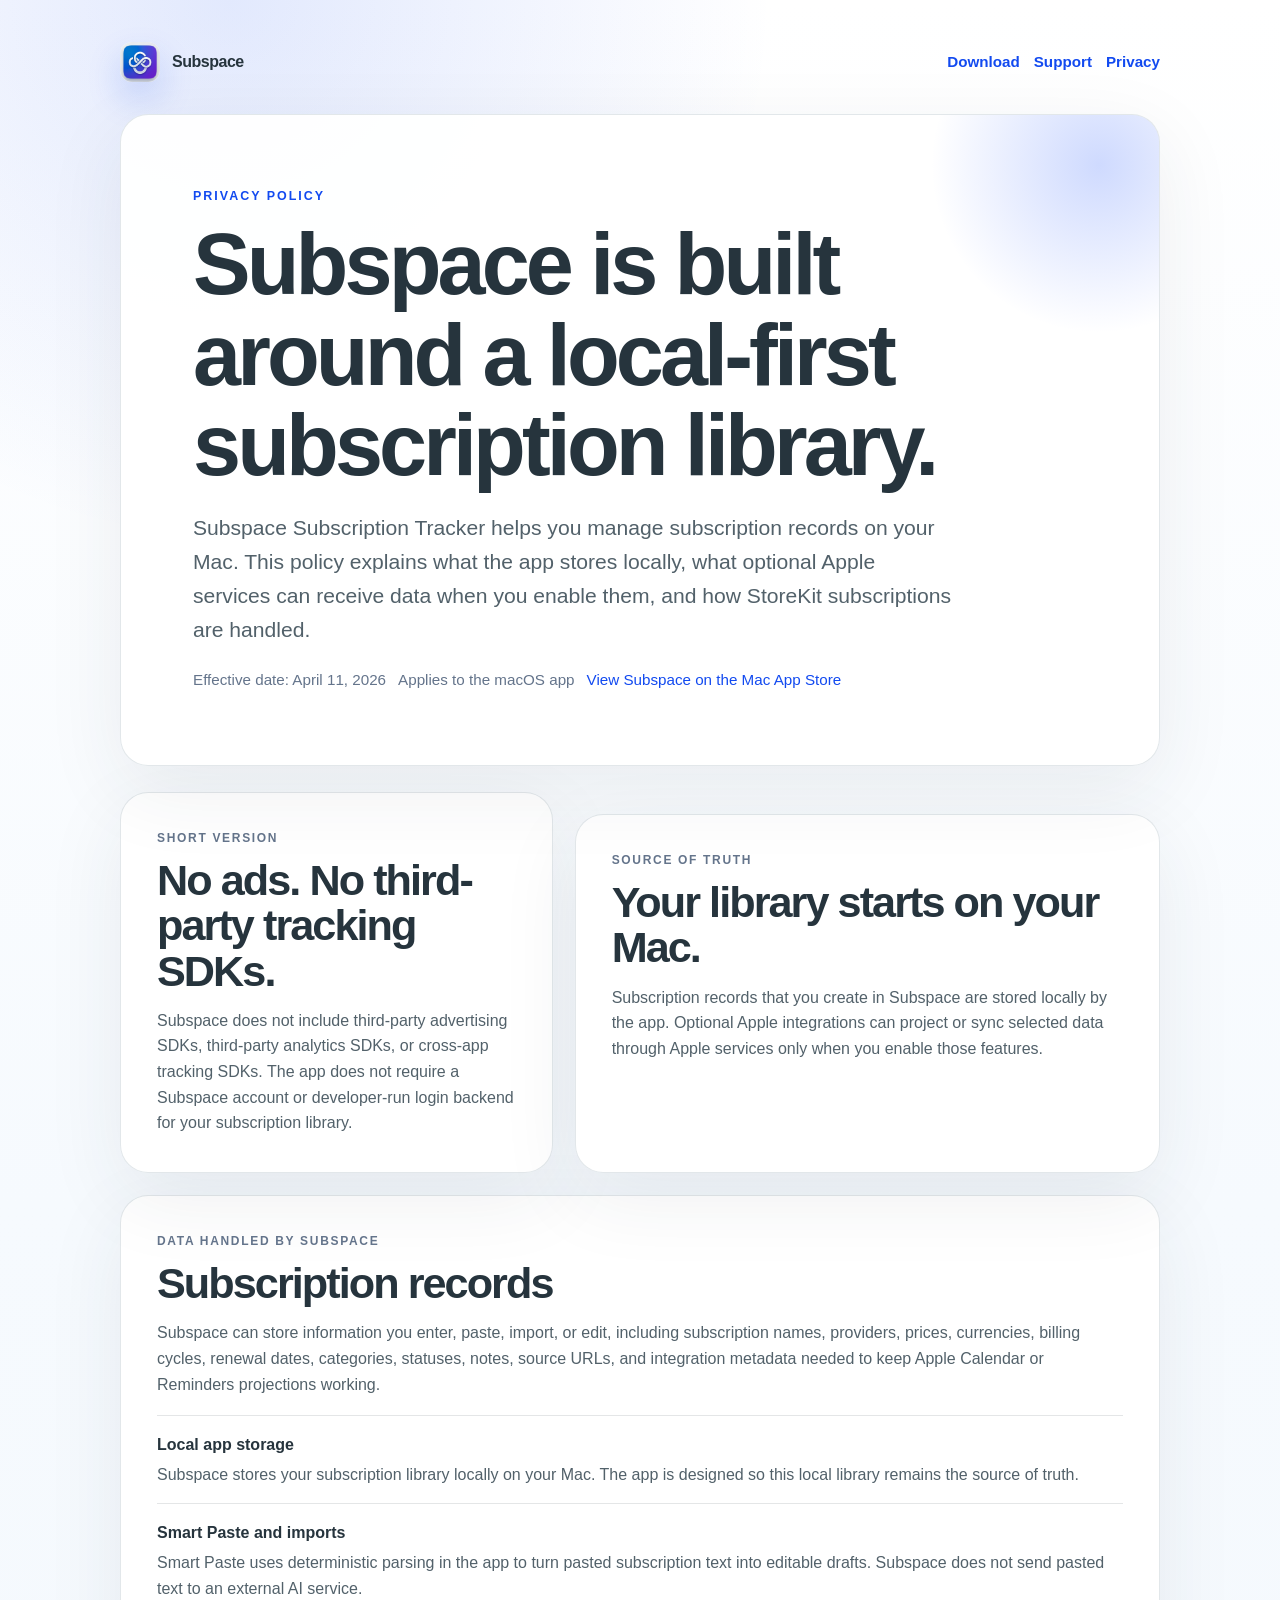
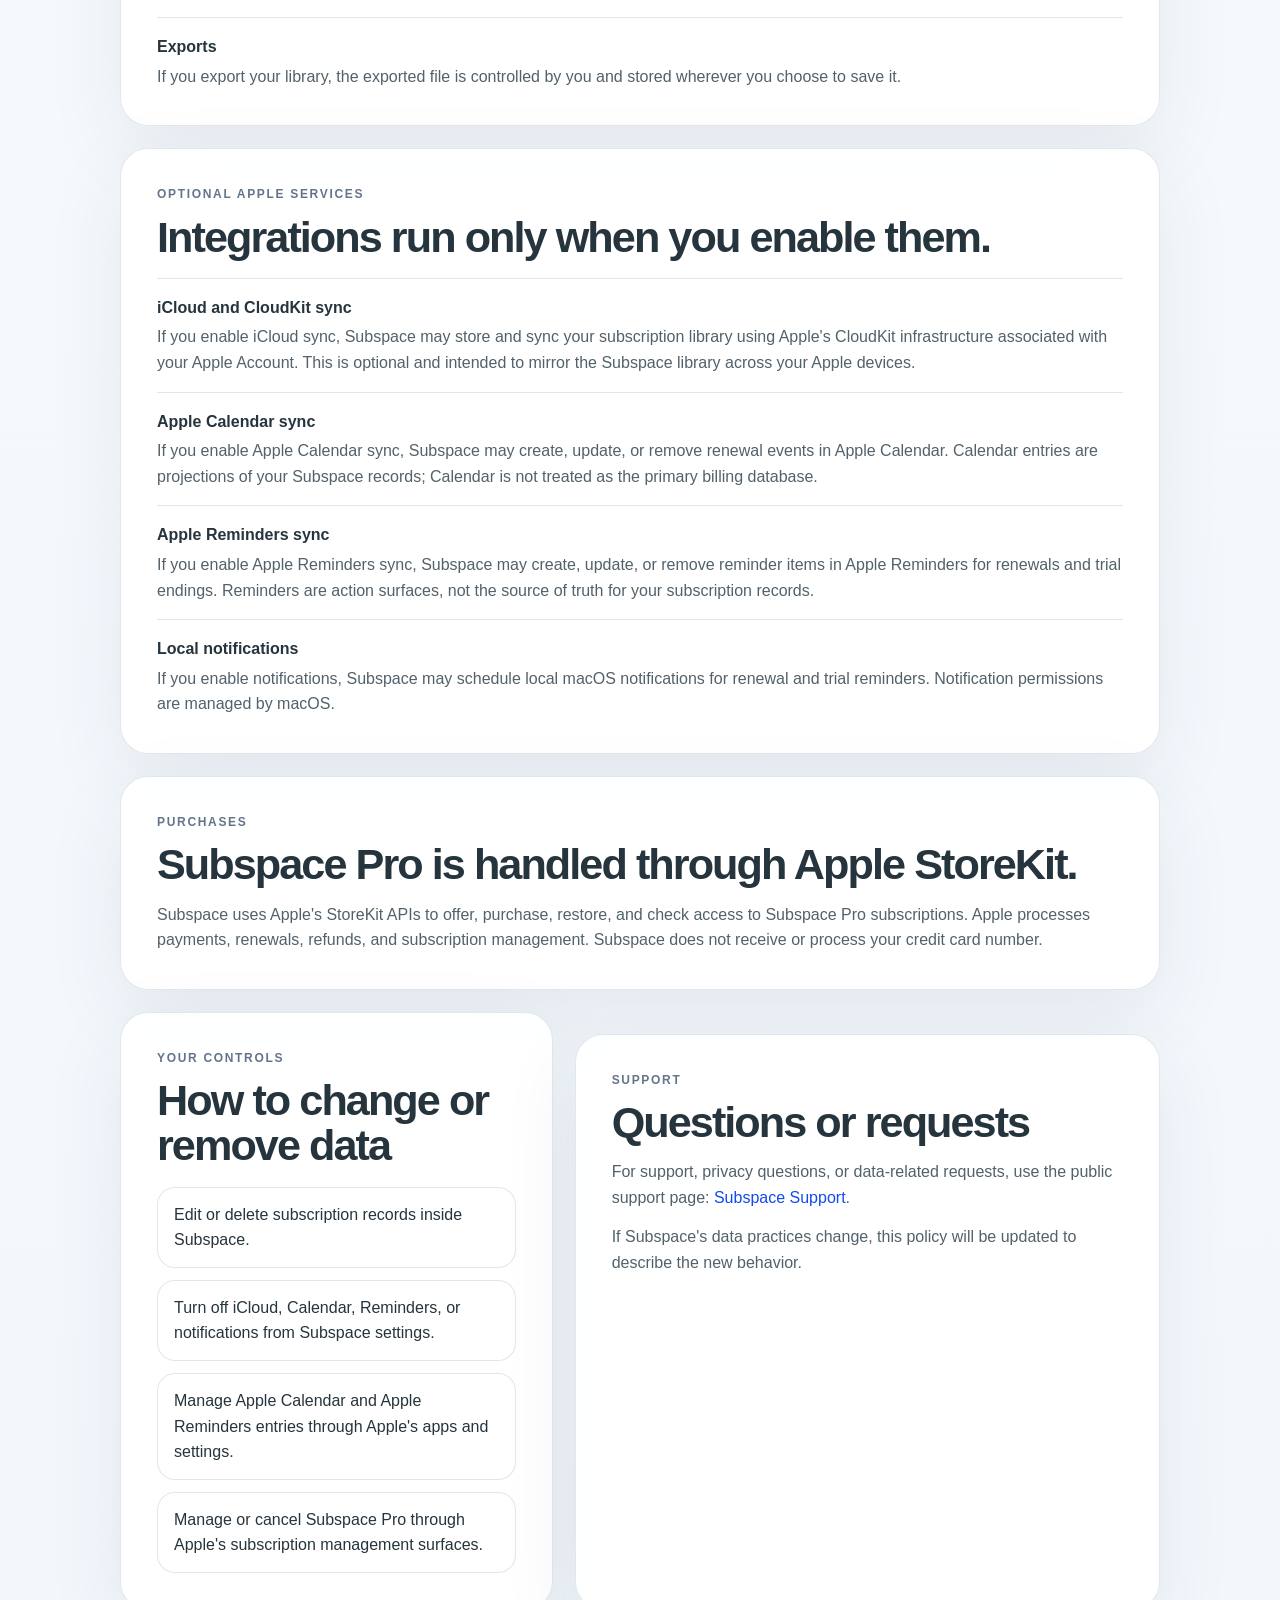
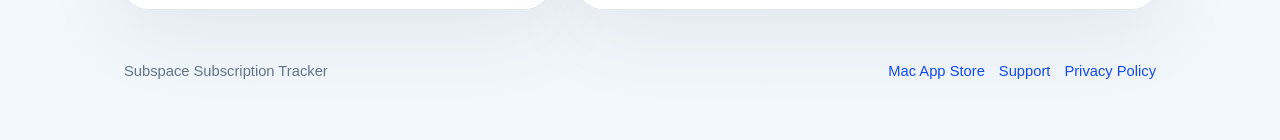
<file: privacy/index.html>
<!doctype html>
<html lang="en">
  <head>
    <meta charset="utf-8">
    <meta name="viewport" content="width=device-width, initial-scale=1">
    <title>Subspace Privacy Policy</title>
    <meta name="description" content="Privacy Policy for Subspace Subscription Tracker, a local-first macOS app.">
    <link rel="icon" type="image/png" href="../assets/logo.png">
    <link rel="apple-touch-icon" href="../assets/logo.png">
    <link rel="stylesheet" href="../assets/styles.css">
  </head>
  <body>
    <main class="site-shell">
      <nav class="topbar" aria-label="Primary">
        <a class="brand" href="../" aria-label="Subspace home">
          <span class="brand-mark" aria-hidden="true">
            <img src="../assets/logo.png" alt="" width="40" height="40" decoding="async">
          </span>
          <span>Subspace</span>
        </a>
        <div class="nav-links">
          <a href="https://apps.apple.com/app/id6762020336">Download</a>
          <a href="../support/">Support</a>
          <a href="./" aria-current="page">Privacy</a>
        </div>
      </nav>

      <section class="hero">
        <p class="eyebrow">Privacy Policy</p>
        <h1>Subspace is built around a local-first subscription library.</h1>
        <p class="lede">
          Subspace Subscription Tracker helps you manage subscription records on your Mac.
          This policy explains what the app stores locally, what optional Apple services can
          receive data when you enable them, and how StoreKit subscriptions are handled.
        </p>
        <div class="meta-row">
          <span>Effective date: April 11, 2026</span>
          <span>Applies to the macOS app</span>
          <a href="https://apps.apple.com/app/id6762020336">View Subspace on the Mac App Store</a>
        </div>
      </section>

      <section class="section-grid" aria-label="Privacy summary">
        <article class="panel">
          <p class="kicker">Short version</p>
          <h2>No ads. No third-party tracking SDKs.</h2>
          <p class="body-copy">
            Subspace does not include third-party advertising SDKs, third-party analytics SDKs,
            or cross-app tracking SDKs. The app does not require a Subspace account or developer-run
            login backend for your subscription library.
          </p>
        </article>

        <article class="panel">
          <p class="kicker">Source of truth</p>
          <h2>Your library starts on your Mac.</h2>
          <p class="body-copy">
            Subscription records that you create in Subspace are stored locally by the app.
            Optional Apple integrations can project or sync selected data through Apple services
            only when you enable those features.
          </p>
        </article>
      </section>

      <section class="panel">
        <p class="kicker">Data handled by Subspace</p>
        <h2>Subscription records</h2>
        <p class="body-copy">
          Subspace can store information you enter, paste, import, or edit, including subscription
          names, providers, prices, currencies, billing cycles, renewal dates, categories, statuses,
          notes, source URLs, and integration metadata needed to keep Apple Calendar or Reminders
          projections working.
        </p>
        <dl class="detail-list">
          <div>
            <dt>Local app storage</dt>
            <dd>
              Subspace stores your subscription library locally on your Mac. The app is designed so
              this local library remains the source of truth.
            </dd>
          </div>
          <div>
            <dt>Smart Paste and imports</dt>
            <dd>
              Smart Paste uses deterministic parsing in the app to turn pasted subscription text into
              editable drafts. Subspace does not send pasted text to an external AI service.
            </dd>
          </div>
          <div>
            <dt>Exports</dt>
            <dd>
              If you export your library, the exported file is controlled by you and stored wherever
              you choose to save it.
            </dd>
          </div>
        </dl>
      </section>

      <section class="panel">
        <p class="kicker">Optional Apple services</p>
        <h2>Integrations run only when you enable them.</h2>
        <dl class="detail-list">
          <div>
            <dt>iCloud and CloudKit sync</dt>
            <dd>
              If you enable iCloud sync, Subspace may store and sync your subscription library using
              Apple's CloudKit infrastructure associated with your Apple Account. This is optional and
              intended to mirror the Subspace library across your Apple devices.
            </dd>
          </div>
          <div>
            <dt>Apple Calendar sync</dt>
            <dd>
              If you enable Apple Calendar sync, Subspace may create, update, or remove renewal events
              in Apple Calendar. Calendar entries are projections of your Subspace records; Calendar is
              not treated as the primary billing database.
            </dd>
          </div>
          <div>
            <dt>Apple Reminders sync</dt>
            <dd>
              If you enable Apple Reminders sync, Subspace may create, update, or remove reminder items
              in Apple Reminders for renewals and trial endings. Reminders are action surfaces, not the
              source of truth for your subscription records.
            </dd>
          </div>
          <div>
            <dt>Local notifications</dt>
            <dd>
              If you enable notifications, Subspace may schedule local macOS notifications for renewal
              and trial reminders. Notification permissions are managed by macOS.
            </dd>
          </div>
        </dl>
      </section>

      <section class="panel">
        <p class="kicker">Purchases</p>
        <h2>Subspace Pro is handled through Apple StoreKit.</h2>
        <p class="body-copy">
          Subspace uses Apple's StoreKit APIs to offer, purchase, restore, and check access to Subspace
          Pro subscriptions. Apple processes payments, renewals, refunds, and subscription management.
          Subspace does not receive or process your credit card number.
        </p>
      </section>

      <section class="section-grid" aria-label="Controls and contact">
        <article class="panel">
          <p class="kicker">Your controls</p>
          <h2>How to change or remove data</h2>
          <ul class="plain-list">
            <li>Edit or delete subscription records inside Subspace.</li>
            <li>Turn off iCloud, Calendar, Reminders, or notifications from Subspace settings.</li>
            <li>Manage Apple Calendar and Apple Reminders entries through Apple's apps and settings.</li>
            <li>Manage or cancel Subspace Pro through Apple's subscription management surfaces.</li>
          </ul>
        </article>

        <article class="panel">
          <p class="kicker">Support</p>
          <h2>Questions or requests</h2>
          <p class="body-copy">
            For support, privacy questions, or data-related requests, use the public support page:
            <a href="../support/">Subspace Support</a>.
          </p>
          <p class="body-copy">
            If Subspace's data practices change, this policy will be updated to describe the new behavior.
          </p>
        </article>
      </section>

      <footer class="footer">
        <span>Subspace Subscription Tracker</span>
        <div class="footer-links">
          <a href="https://apps.apple.com/app/id6762020336">Mac App Store</a>
          <a href="../support/">Support</a>
          <a href="./">Privacy Policy</a>
        </div>
      </footer>
    </main>
  </body>
</html>
</file>
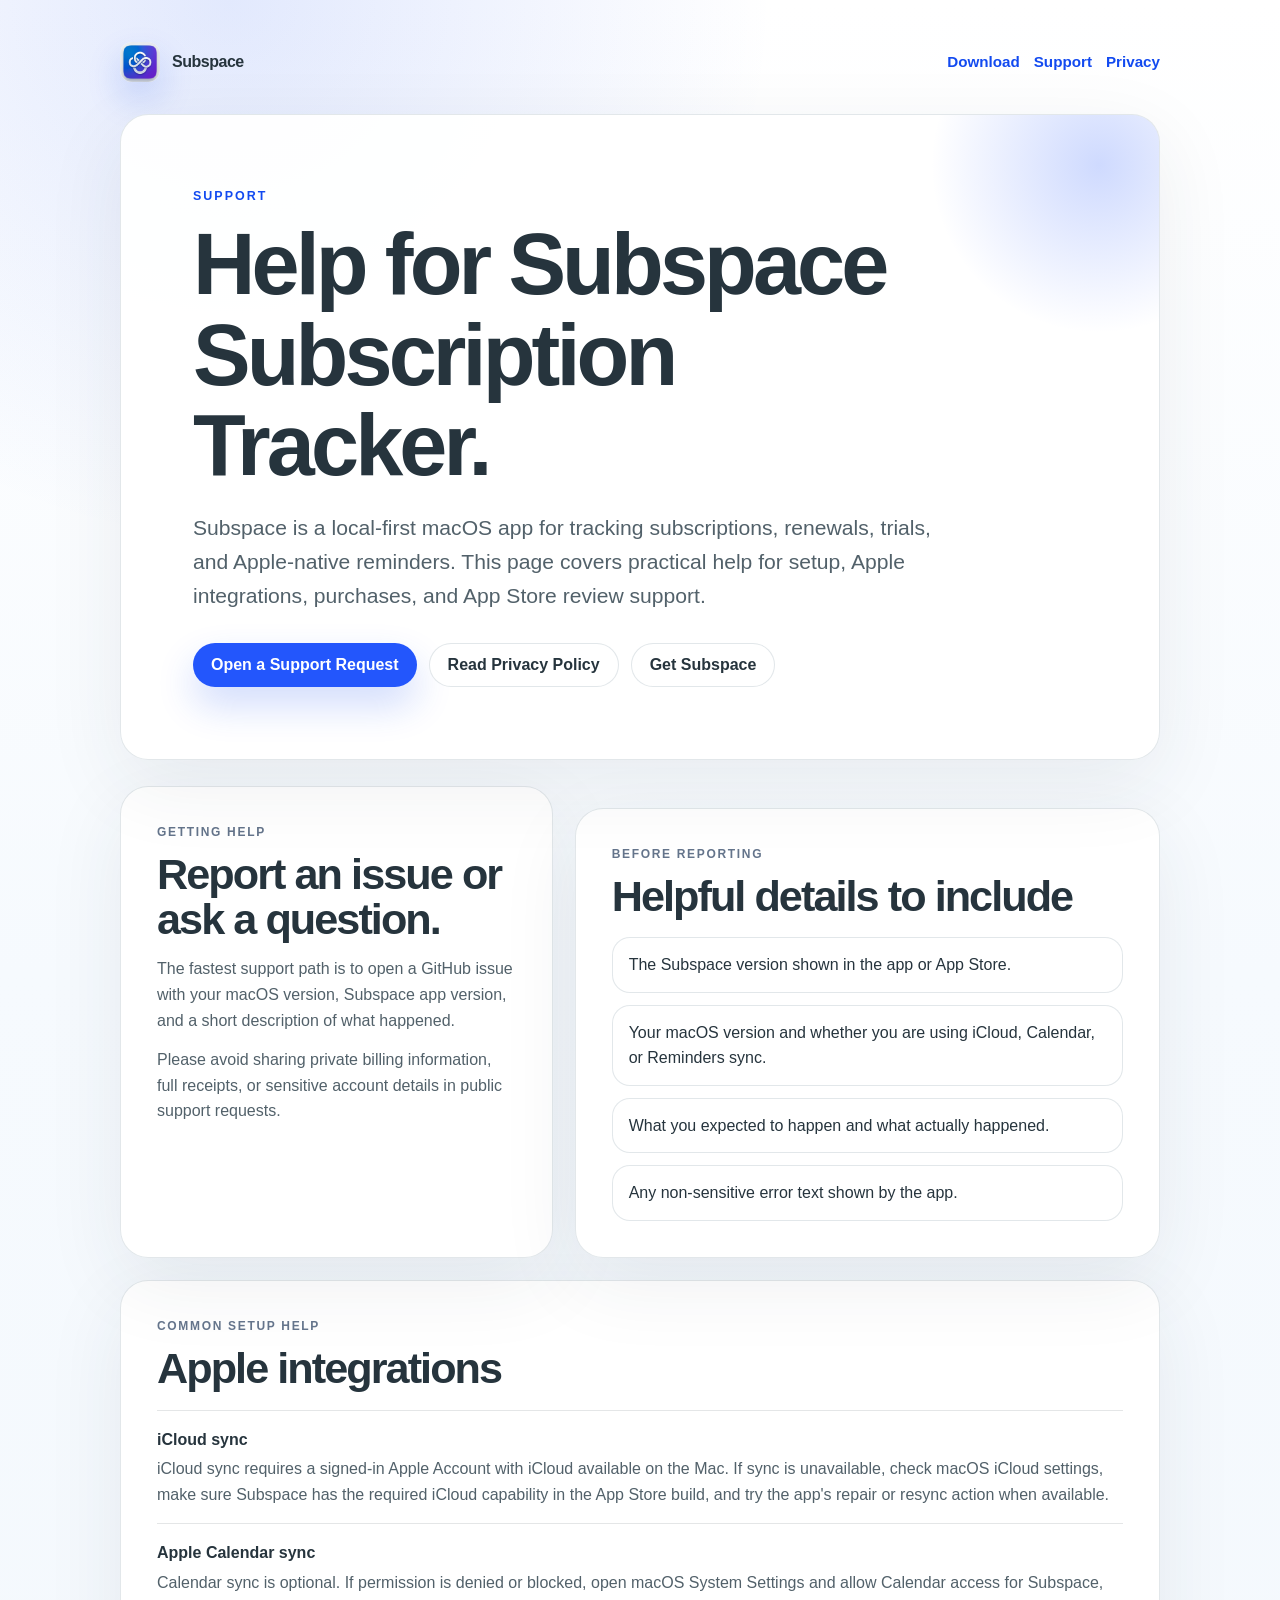
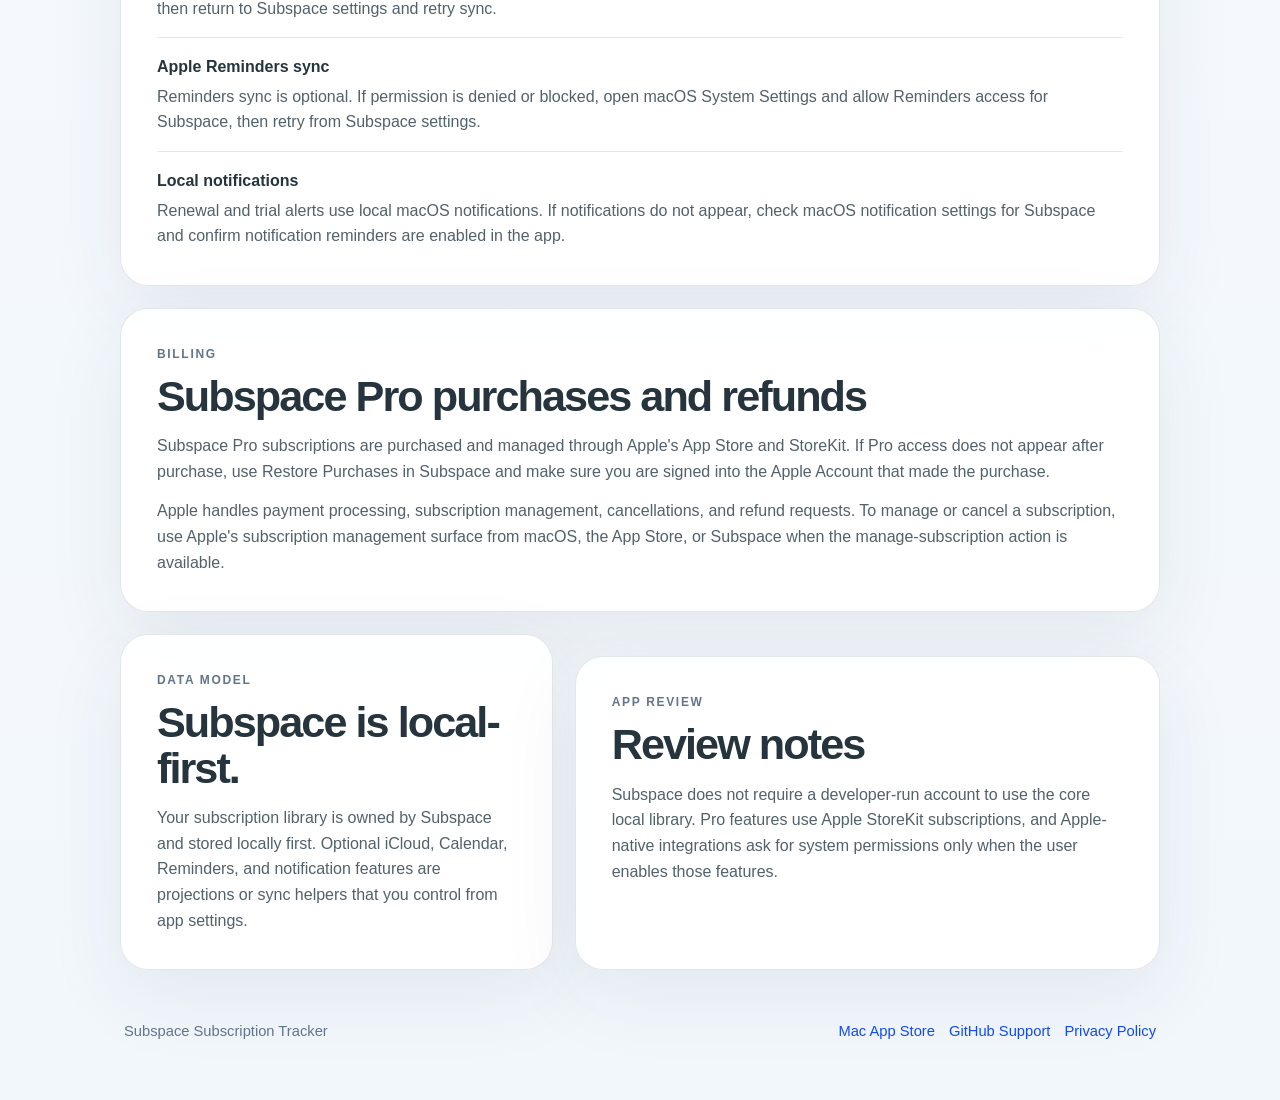
<file: support/index.html>
<!doctype html>
<html lang="en">
  <head>
    <meta charset="utf-8">
    <meta name="viewport" content="width=device-width, initial-scale=1">
    <title>Subspace Support</title>
    <meta name="description" content="Support page for Subspace Subscription Tracker on macOS.">
    <link rel="icon" type="image/png" href="../assets/logo.png">
    <link rel="apple-touch-icon" href="../assets/logo.png">
    <link rel="stylesheet" href="../assets/styles.css">
  </head>
  <body>
    <main class="site-shell">
      <nav class="topbar" aria-label="Primary">
        <a class="brand" href="../" aria-label="Subspace home">
          <span class="brand-mark" aria-hidden="true">
            <img src="../assets/logo.png" alt="" width="40" height="40" decoding="async">
          </span>
          <span>Subspace</span>
        </a>
        <div class="nav-links">
          <a href="https://apps.apple.com/app/id6762020336">Download</a>
          <a href="./" aria-current="page">Support</a>
          <a href="../privacy/">Privacy</a>
        </div>
      </nav>

      <section class="hero">
        <p class="eyebrow">Support</p>
        <h1>Help for Subspace Subscription Tracker.</h1>
        <p class="lede">
          Subspace is a local-first macOS app for tracking subscriptions, renewals,
          trials, and Apple-native reminders. This page covers practical help for setup,
          Apple integrations, purchases, and App Store review support.
        </p>
        <div class="hero-actions">
          <a class="button primary" href="https://github.com/Shairy111/Subspace/issues">Open a Support Request</a>
          <a class="button secondary" href="../privacy/">Read Privacy Policy</a>
          <a class="button secondary" href="https://apps.apple.com/app/id6762020336">Get Subspace</a>
        </div>
      </section>

      <section class="section-grid" aria-label="Support overview">
        <article class="panel">
          <p class="kicker">Getting help</p>
          <h2>Report an issue or ask a question.</h2>
          <p class="body-copy">
            The fastest support path is to open a GitHub issue with your macOS version,
            Subspace app version, and a short description of what happened.
          </p>
          <p class="body-copy">
            Please avoid sharing private billing information, full receipts, or sensitive account
            details in public support requests.
          </p>
        </article>

        <article class="panel">
          <p class="kicker">Before reporting</p>
          <h2>Helpful details to include</h2>
          <ul class="plain-list">
            <li>The Subspace version shown in the app or App Store.</li>
            <li>Your macOS version and whether you are using iCloud, Calendar, or Reminders sync.</li>
            <li>What you expected to happen and what actually happened.</li>
            <li>Any non-sensitive error text shown by the app.</li>
          </ul>
        </article>
      </section>

      <section class="panel">
        <p class="kicker">Common setup help</p>
        <h2>Apple integrations</h2>
        <dl class="detail-list">
          <div>
            <dt>iCloud sync</dt>
            <dd>
              iCloud sync requires a signed-in Apple Account with iCloud available on the Mac.
              If sync is unavailable, check macOS iCloud settings, make sure Subspace has the
              required iCloud capability in the App Store build, and try the app's repair or resync
              action when available.
            </dd>
          </div>
          <div>
            <dt>Apple Calendar sync</dt>
            <dd>
              Calendar sync is optional. If permission is denied or blocked, open macOS System
              Settings and allow Calendar access for Subspace, then return to Subspace settings
              and retry sync.
            </dd>
          </div>
          <div>
            <dt>Apple Reminders sync</dt>
            <dd>
              Reminders sync is optional. If permission is denied or blocked, open macOS System
              Settings and allow Reminders access for Subspace, then retry from Subspace settings.
            </dd>
          </div>
          <div>
            <dt>Local notifications</dt>
            <dd>
              Renewal and trial alerts use local macOS notifications. If notifications do not appear,
              check macOS notification settings for Subspace and confirm notification reminders are
              enabled in the app.
            </dd>
          </div>
        </dl>
      </section>

      <section class="panel">
        <p class="kicker">Billing</p>
        <h2>Subspace Pro purchases and refunds</h2>
        <p class="body-copy">
          Subspace Pro subscriptions are purchased and managed through Apple's App Store and StoreKit.
          If Pro access does not appear after purchase, use Restore Purchases in Subspace and make sure
          you are signed into the Apple Account that made the purchase.
        </p>
        <p class="body-copy">
          Apple handles payment processing, subscription management, cancellations, and refund requests.
          To manage or cancel a subscription, use Apple's subscription management surface from macOS,
          the App Store, or Subspace when the manage-subscription action is available.
        </p>
      </section>

      <section class="section-grid" aria-label="Data and review">
        <article class="panel">
          <p class="kicker">Data model</p>
          <h2>Subspace is local-first.</h2>
          <p class="body-copy">
            Your subscription library is owned by Subspace and stored locally first. Optional iCloud,
            Calendar, Reminders, and notification features are projections or sync helpers that you
            control from app settings.
          </p>
        </article>

        <article class="panel">
          <p class="kicker">App Review</p>
          <h2>Review notes</h2>
          <p class="body-copy">
            Subspace does not require a developer-run account to use the core local library. Pro features
            use Apple StoreKit subscriptions, and Apple-native integrations ask for system permissions
            only when the user enables those features.
          </p>
        </article>
      </section>

      <footer class="footer">
        <span>Subspace Subscription Tracker</span>
        <div class="footer-links">
          <a href="https://apps.apple.com/app/id6762020336">Mac App Store</a>
          <a href="https://github.com/Shairy111/Subspace/issues">GitHub Support</a>
          <a href="../privacy/">Privacy Policy</a>
        </div>
      </footer>
    </main>
  </body>
</html>
</file>
<file: assets/styles.css>
:root {
  --canvas: #f6fafe;
  --surface: rgba(255, 255, 255, 0.94);
  --surface-muted: #eef4fa;
  --ink: #26343d;
  --ink-soft: #52616a;
  --ink-muted: #64748b;
  --blue: #124af0;
  --blue-strong: #2356fc;
  --line: rgba(164, 180, 190, 0.32);
  --line-strong: rgba(38, 52, 61, 0.12);
  --warning-bg: #fff8eb;
  --warning-line: #f5d28a;
  --max-width: 1040px;
  color-scheme: light;
}

* {
  box-sizing: border-box;
}

html {
  min-height: 100%;
  background: var(--canvas);
}

body {
  min-height: 100%;
  margin: 0;
  color: var(--ink);
  font-family: ui-sans-serif, -apple-system, BlinkMacSystemFont, "SF Pro Display", "Segoe UI", sans-serif;
  line-height: 1.6;
  background:
    radial-gradient(circle at 18% 0%, rgba(18, 74, 240, 0.12), transparent 34rem),
    linear-gradient(180deg, #ffffff 0%, var(--canvas) 36%, #f2f7fc 100%);
}

a {
  color: var(--blue);
  text-decoration: none;
}

a:hover {
  text-decoration: underline;
}

.site-shell {
  width: min(var(--max-width), calc(100% - 40px));
  margin: 0 auto;
  padding: 28px 0 56px;
}

.topbar {
  display: flex;
  align-items: center;
  justify-content: space-between;
  gap: 24px;
  padding: 14px 0 32px;
}

.brand {
  display: inline-flex;
  align-items: center;
  gap: 12px;
  color: var(--ink);
  font-weight: 780;
  letter-spacing: -0.03em;
  text-decoration: none;
}

.brand-mark {
  display: inline-flex;
  width: 40px;
  height: 40px;
  align-items: center;
  justify-content: center;
  overflow: hidden;
  border-radius: 12px;
  background: rgba(255, 255, 255, 0.72);
  box-shadow: 0 16px 34px rgba(18, 74, 240, 0.18);
}

.brand-mark img {
  display: block;
  width: 100%;
  height: 100%;
  object-fit: cover;
}

.nav-links {
  display: flex;
  flex-wrap: wrap;
  align-items: center;
  justify-content: flex-end;
  gap: 14px;
  font-size: 0.95rem;
  font-weight: 650;
}

.hero,
.panel {
  border: 1px solid var(--line);
  border-radius: 28px;
  background: var(--surface);
  box-shadow: 0 24px 80px rgba(37, 54, 68, 0.08);
}

.hero {
  position: relative;
  overflow: hidden;
  padding: clamp(34px, 7vw, 72px);
}

.hero::after {
  position: absolute;
  right: -120px;
  top: -130px;
  width: 360px;
  height: 360px;
  content: "";
  border-radius: 50%;
  background: radial-gradient(circle, rgba(35, 86, 252, 0.22), transparent 66%);
  pointer-events: none;
}

.eyebrow {
  margin: 0 0 12px;
  color: var(--blue);
  font-size: 0.78rem;
  font-weight: 800;
  letter-spacing: 0.16em;
  text-transform: uppercase;
}

h1,
h2,
h3 {
  margin: 0;
  color: var(--ink);
  letter-spacing: -0.045em;
  line-height: 1.05;
}

h1 {
  max-width: 780px;
  font-size: clamp(2.5rem, 8vw, 5.4rem);
}

h2 {
  font-size: clamp(1.7rem, 4vw, 2.7rem);
}

h3 {
  font-size: 1.15rem;
}

.lede {
  max-width: 760px;
  margin: 20px 0 0;
  color: var(--ink-soft);
  font-size: clamp(1.06rem, 2.1vw, 1.32rem);
}

.hero-actions {
  display: flex;
  flex-wrap: wrap;
  gap: 12px;
  margin-top: 30px;
}

.button {
  display: inline-flex;
  align-items: center;
  justify-content: center;
  min-height: 44px;
  padding: 0 18px;
  border-radius: 999px;
  font-weight: 760;
  text-decoration: none;
}

.button.primary {
  color: #fff;
  background: var(--blue-strong);
  box-shadow: 0 18px 38px rgba(18, 74, 240, 0.20);
}

.button.secondary {
  color: var(--ink);
  border: 1px solid var(--line);
  background: #fff;
}

.section-grid {
  display: grid;
  grid-template-columns: minmax(0, 0.85fr) minmax(0, 1.15fr);
  gap: 22px;
  margin-top: 26px;
}

.panel {
  padding: clamp(24px, 4vw, 36px);
}

.panel + .panel,
.section-grid + .panel,
.panel + .section-grid {
  margin-top: 22px;
}

.kicker {
  margin: 0 0 10px;
  color: var(--ink-muted);
  font-size: 0.75rem;
  font-weight: 800;
  letter-spacing: 0.14em;
  text-transform: uppercase;
}

.body-copy {
  margin: 14px 0 0;
  color: var(--ink-soft);
}

.plain-list {
  display: grid;
  gap: 12px;
  margin: 18px 0 0;
  padding: 0;
  list-style: none;
}

.plain-list li {
  padding: 14px 16px;
  border: 1px solid var(--line);
  border-radius: 18px;
  background: rgba(255, 255, 255, 0.72);
}

.detail-list {
  display: grid;
  gap: 16px;
  margin: 18px 0 0;
}

.detail-list div {
  padding-top: 16px;
  border-top: 1px solid var(--line-strong);
}

.detail-list dt {
  color: var(--ink);
  font-weight: 780;
}

.detail-list dd {
  margin: 4px 0 0;
  color: var(--ink-soft);
}

.notice {
  margin-top: 22px;
  padding: 18px 20px;
  border: 1px solid var(--warning-line);
  border-radius: 20px;
  color: #6f4a00;
  background: var(--warning-bg);
}

.meta-row {
  display: flex;
  flex-wrap: wrap;
  gap: 12px;
  margin-top: 22px;
  color: var(--ink-muted);
  font-size: 0.95rem;
}

.footer {
  display: flex;
  flex-wrap: wrap;
  align-items: center;
  justify-content: space-between;
  gap: 14px;
  margin-top: 28px;
  padding: 22px 4px 0;
  color: var(--ink-muted);
  font-size: 0.92rem;
}

.footer-links {
  display: flex;
  flex-wrap: wrap;
  gap: 14px;
}

@media (max-width: 760px) {
  .site-shell {
    width: min(100% - 28px, var(--max-width));
    padding-top: 18px;
  }

  .topbar,
  .section-grid {
    display: grid;
    grid-template-columns: 1fr;
  }

  .nav-links {
    justify-content: flex-start;
  }

  .hero,
  .panel {
    border-radius: 22px;
  }
}

body.landing-page {
  overflow-x: hidden;
  background:
    radial-gradient(circle at 8% 8%, rgba(35, 86, 252, 0.16), transparent 28rem),
    radial-gradient(circle at 82% 0%, rgba(14, 165, 233, 0.13), transparent 24rem),
    linear-gradient(180deg, #fbfdff 0%, #f4f8fd 44%, #edf4fb 100%);
}

.landing-page main,
.landing-footer {
  width: min(1180px, calc(100% - 48px));
  margin: 0 auto;
}

.landing-nav {
  position: sticky;
  top: 0;
  z-index: 20;
  display: flex;
  align-items: center;
  justify-content: space-between;
  gap: 24px;
  width: min(1180px, calc(100% - 48px));
  margin: 0 auto;
  padding: 18px 0;
  backdrop-filter: blur(18px);
}

.landing-hero {
  display: grid;
  min-height: calc(100svh - 76px);
  grid-template-columns: minmax(0, 0.9fr) minmax(420px, 1.1fr);
  align-items: center;
  gap: clamp(28px, 5vw, 72px);
  padding: clamp(42px, 7vw, 92px) 0 clamp(52px, 8vw, 108px);
}

.hero-copy {
  max-width: 600px;
  animation: rise-in 700ms ease both;
}

.landing-hero h1 {
  max-width: 620px;
  font-size: clamp(3.1rem, 7vw, 6.6rem);
}

.hero-note {
  max-width: 520px;
  margin: 18px 0 0;
  color: var(--ink-muted);
  font-size: 0.94rem;
  font-weight: 650;
}

.store-button {
  border-radius: 14px;
}

.hero-visual {
  position: relative;
  animation: float-in 800ms 120ms ease both;
}

.hero-visual::before {
  position: absolute;
  inset: -48px -42px auto auto;
  width: 240px;
  height: 240px;
  content: "";
  border-radius: 999px;
  background: radial-gradient(circle, rgba(35, 86, 252, 0.24), transparent 68%);
  filter: blur(4px);
}

.product-shot {
  margin: 0;
}

.product-shot img,
.screenshot-tile img {
  display: block;
  width: 100%;
  height: auto;
}

.hero-shot {
  position: relative;
  overflow: hidden;
  border: 1px solid rgba(128, 148, 160, 0.26);
  border-radius: 34px;
  background: rgba(255, 255, 255, 0.92);
  box-shadow: 0 38px 110px rgba(36, 52, 65, 0.18);
}

.hero-shot img {
  aspect-ratio: 16 / 9;
  object-fit: cover;
  object-position: left top;
}

.hero-shot figcaption {
  position: absolute;
  right: 18px;
  bottom: 18px;
  max-width: 300px;
  padding: 10px 12px;
  border: 1px solid rgba(255, 255, 255, 0.44);
  border-radius: 16px;
  color: #f8fbff;
  background: rgba(9, 22, 40, 0.56);
  box-shadow: 0 16px 38px rgba(9, 22, 40, 0.22);
  backdrop-filter: blur(14px);
  font-size: 0.82rem;
  font-weight: 760;
  line-height: 1.35;
}

.landing-section {
  display: grid;
  grid-template-columns: minmax(0, 0.82fr) minmax(0, 1.18fr);
  gap: clamp(28px, 5vw, 72px);
  align-items: start;
  padding: clamp(58px, 8vw, 106px) 0;
  border-top: 1px solid var(--line);
}

.landing-section h2,
.final-cta h2 {
  max-width: 780px;
  font-size: clamp(2.2rem, 5.4vw, 4.8rem);
}

.media-section {
  align-items: center;
  grid-template-columns: 1fr;
  gap: clamp(26px, 4vw, 48px);
}

.media-section > div:first-child {
  max-width: 900px;
}

.video-slot {
  overflow: hidden;
  border: 1px solid rgba(128, 148, 160, 0.26);
  border-radius: clamp(24px, 3vw, 38px);
  background: #091628;
  box-shadow: 0 36px 94px rgba(36, 52, 65, 0.18);
}

.tour-video {
  display: block;
  width: 100%;
  aspect-ratio: 16 / 9;
  object-fit: cover;
  background: #091628;
}

.split-section {
  align-items: start;
}

.promise-list {
  display: grid;
  gap: 26px;
}

.promise-list article,
.pricing-grid article {
  padding-top: 22px;
  border-top: 1px solid var(--line-strong);
}

.promise-list p,
.pricing-grid p,
.integration-list dd {
  margin: 8px 0 0;
  color: var(--ink-soft);
}

.screenshot-strip {
  display: grid;
  grid-template-columns: 1.35fr 1fr 1fr;
  gap: 18px;
  padding: 0 0 clamp(58px, 8vw, 100px);
}

.screenshot-tile {
  position: relative;
  display: block;
  min-height: 270px;
  margin: 0;
  overflow: hidden;
  border: 1px solid rgba(128, 148, 160, 0.24);
  border-radius: 28px;
  background: rgba(255, 255, 255, 0.78);
  box-shadow: 0 24px 72px rgba(36, 52, 65, 0.10);
  transition: transform 180ms ease, box-shadow 180ms ease;
}

.screenshot-tile.large {
  min-height: 360px;
  grid-row: span 2;
}

.screenshot-tile:hover {
  transform: translateY(-3px);
  box-shadow: 0 30px 86px rgba(36, 52, 65, 0.14);
}

.screenshot-tile img {
  height: 100%;
  min-height: inherit;
  object-fit: cover;
  object-position: left top;
}

.screenshot-tile figcaption {
  position: absolute;
  left: 18px;
  bottom: 18px;
  padding: 10px 12px;
  border: 1px solid var(--line);
  border-radius: 999px;
  color: var(--ink);
  background: rgba(255, 255, 255, 0.84);
  box-shadow: 0 14px 34px rgba(36, 52, 65, 0.10);
  backdrop-filter: blur(14px);
  font-size: 0.82rem;
  font-weight: 760;
}

.integration-list {
  display: grid;
  gap: 20px;
  margin: 0;
}

.integration-list div {
  display: grid;
  grid-template-columns: 190px 1fr;
  gap: 20px;
  padding-top: 20px;
  border-top: 1px solid var(--line-strong);
}

.integration-list dt {
  color: var(--ink);
  font-weight: 820;
}

.pricing-grid {
  display: grid;
  grid-template-columns: 0.9fr 1.1fr;
  gap: 28px;
}

.pricing-grid strong {
  display: block;
  margin-top: 12px;
  color: var(--blue);
  font-size: clamp(1.8rem, 4vw, 2.8rem);
  line-height: 1.1;
  letter-spacing: -0.05em;
}

.pro-plan {
  border-color: rgba(18, 74, 240, 0.32);
}

.final-cta {
  display: grid;
  justify-items: center;
  gap: 22px;
  padding: clamp(62px, 9vw, 118px) 24px;
  border: 1px solid rgba(18, 74, 240, 0.16);
  border-radius: 38px;
  text-align: center;
  background:
    radial-gradient(circle at 50% 0%, rgba(18, 74, 240, 0.16), transparent 36rem),
    rgba(255, 255, 255, 0.72);
  box-shadow: 0 32px 90px rgba(36, 52, 65, 0.10);
}

.final-cta h2 {
  margin: 0 auto;
}

.landing-footer {
  padding-bottom: 46px;
}

@keyframes rise-in {
  from {
    opacity: 0;
    transform: translateY(18px);
  }

  to {
    opacity: 1;
    transform: translateY(0);
  }
}

@keyframes float-in {
  from {
    opacity: 0;
    transform: translateY(22px) scale(0.98);
  }

  to {
    opacity: 1;
    transform: translateY(0) scale(1);
  }
}

@media (prefers-reduced-motion: reduce) {
  .hero-copy,
  .hero-visual {
    animation: none;
  }
}

@media (max-width: 960px) {
  .landing-hero,
  .landing-section,
  .pricing-grid {
    grid-template-columns: 1fr;
  }

  .landing-hero {
    min-height: auto;
  }

  .hero-copy {
    max-width: 720px;
  }

  .screenshot-strip {
    grid-template-columns: 1fr;
  }
}

@media (max-width: 760px) {
  .landing-page main,
  .landing-footer,
  .landing-nav {
    width: min(100% - 28px, 1180px);
  }

  .landing-nav {
    display: grid;
    grid-template-columns: 1fr;
  }

  .landing-hero {
    padding-top: 30px;
  }

  .hero-shot {
    border-radius: 24px;
  }

  .hero-shot figcaption {
    position: static;
    max-width: none;
    border: 0;
    border-top: 1px solid var(--line);
    border-radius: 0;
    color: var(--ink-soft);
    background: rgba(255, 255, 255, 0.86);
    box-shadow: none;
  }

  .video-slot,
  .tour-video {
    min-height: auto;
  }

  .integration-list div {
    grid-template-columns: 1fr;
  }
}
</file>
